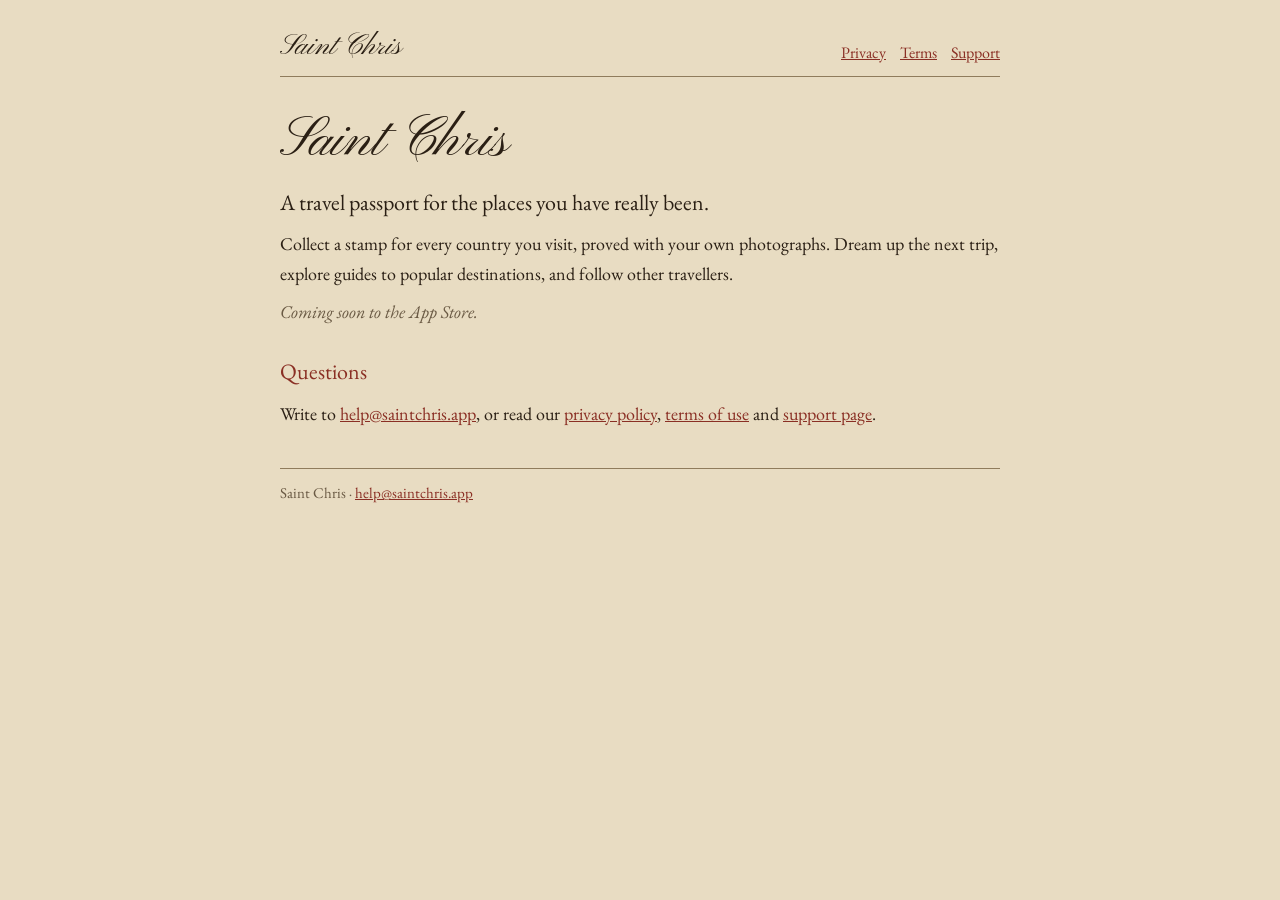
<file: index.html>
<!doctype html><html lang="en"><head><meta charset="utf-8"><meta name="viewport" content="width=device-width,initial-scale=1"><title>Home · Saint Chris</title><meta name="description" content="Saint Chris is a travel passport for the places you have really been."><link rel="stylesheet" href="https://fonts.googleapis.com/css2?family=EB+Garamond:ital,wght@0,400;0,600;1,400&family=Pinyon+Script&display=swap"><link rel="stylesheet" href="style.css"><script>if(/type=recovery/.test(location.hash)||/error_code=/.test(location.hash)&&/otp_expired|access_denied/.test(location.hash))location.replace("reset.html"+location.hash)</script></head><body><main><header><nav><a href="privacy.html">Privacy</a><a href="terms.html">Terms</a><a href="support.html">Support</a></nav><a href="index.html">Saint Chris</a></header>
<h1 style="font:400 56px 'Pinyon Script','Snell Roundhand',cursive;margin-top:30px">Saint Chris</h1>
<p style="font-size:22px">A travel passport for the places you have really been.</p>
<p>Collect a stamp for every country you visit, proved with your own photographs. Dream up the next trip, explore guides to popular destinations, and follow other travellers.</p>
<p class="m">Coming soon to the App Store.</p>
<h2>Questions</h2><p>Write to <a href="mailto:help@saintchris.app">help@saintchris.app</a>, or read our <a href="privacy.html">privacy policy</a>, <a href="terms.html">terms of use</a> and <a href="support.html">support page</a>.</p>
<footer>Saint Chris · <a href="mailto:help@saintchris.app">help@saintchris.app</a></footer></main></body></html>
</file>
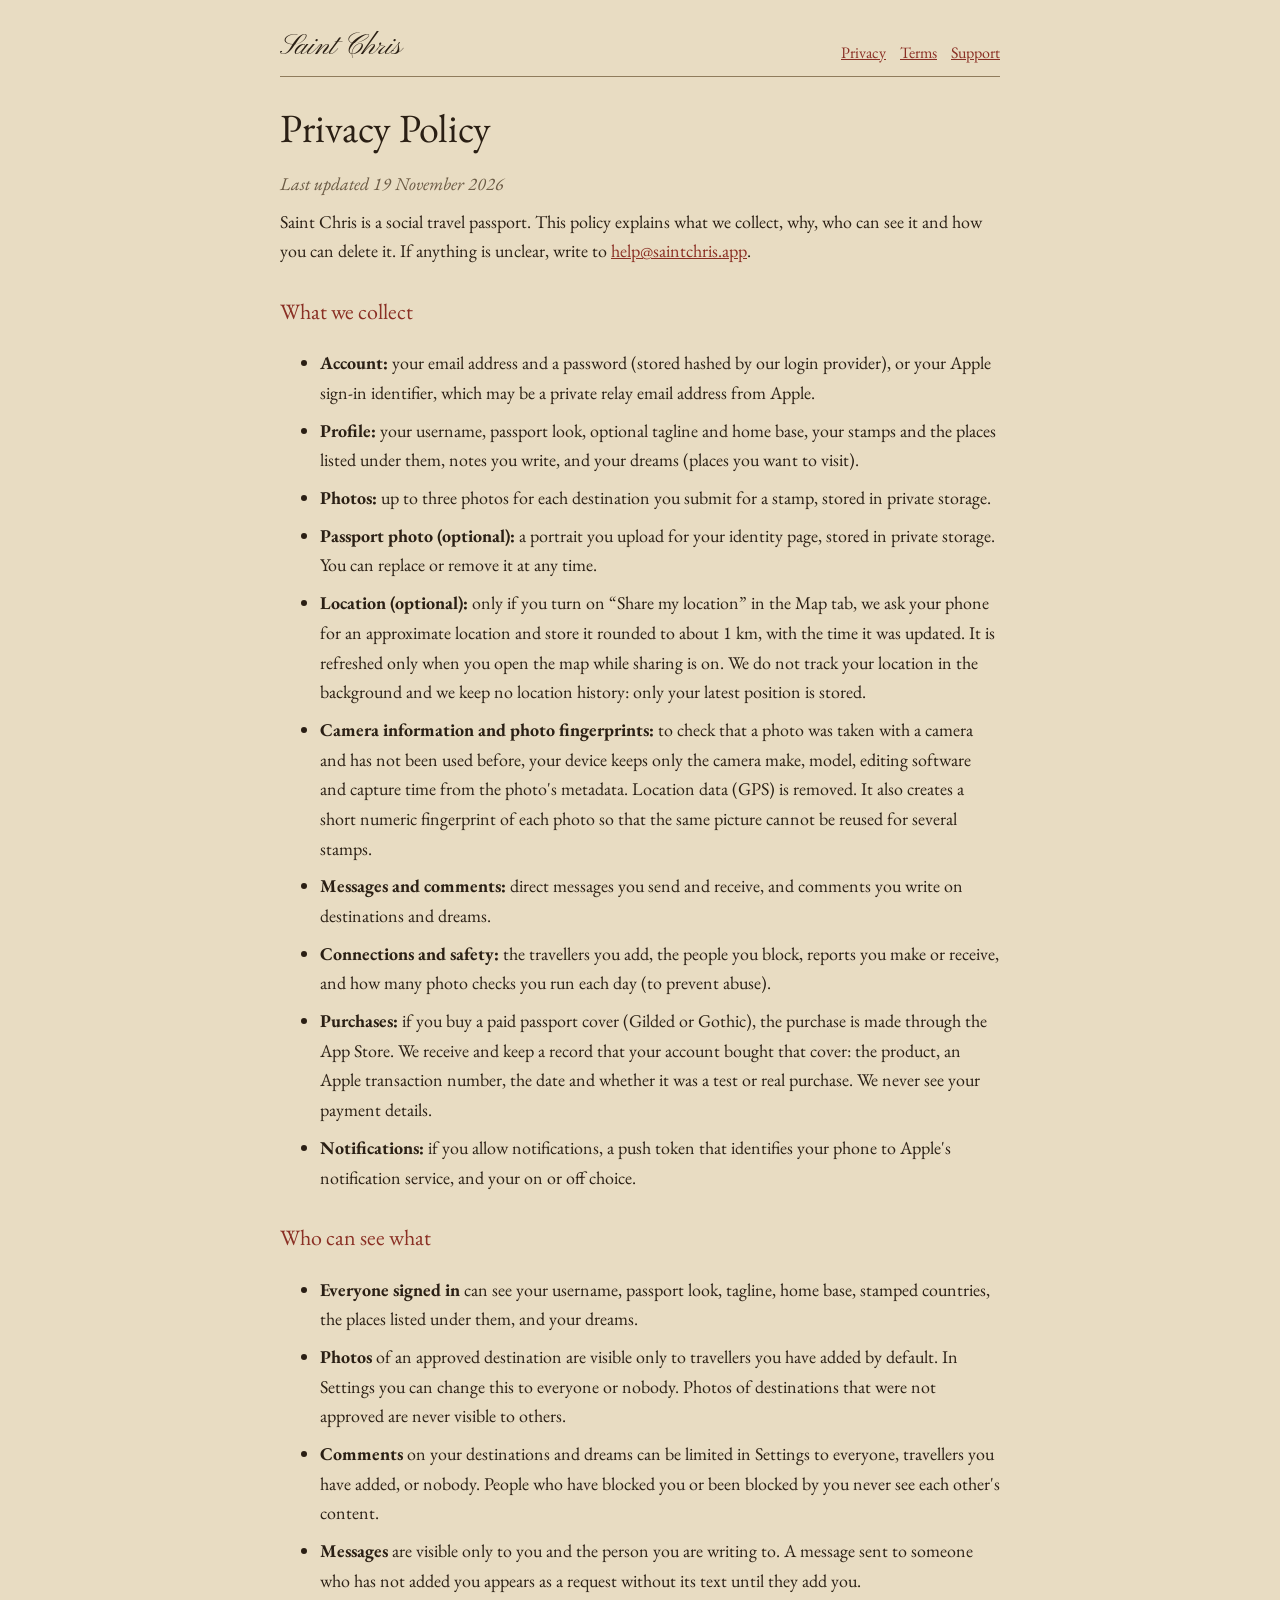
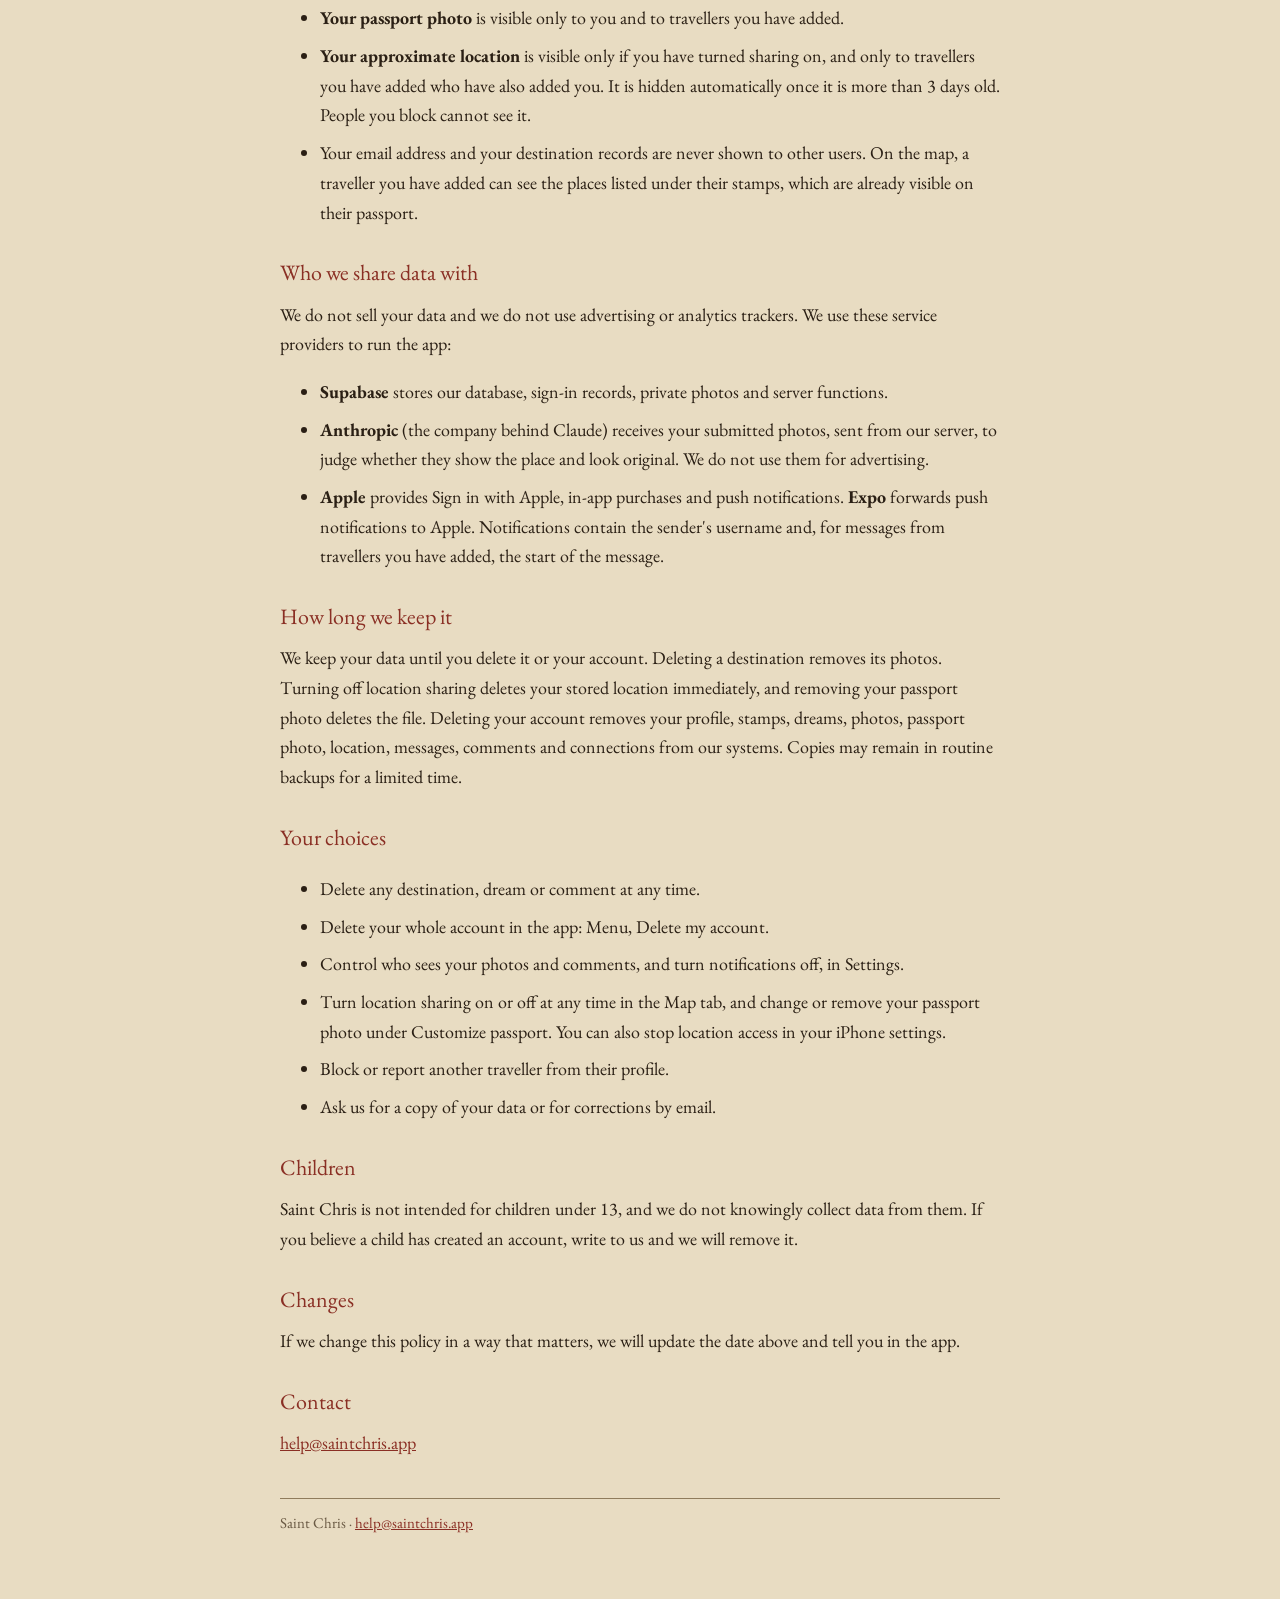
<file: privacy.html>
<!doctype html><html lang="en"><head><meta charset="utf-8"><meta name="viewport" content="width=device-width,initial-scale=1"><title>Privacy Policy · Saint Chris</title><meta name="description" content="Saint Chris is a travel passport for the places you have really been."><link rel="stylesheet" href="https://fonts.googleapis.com/css2?family=EB+Garamond:ital,wght@0,400;0,600;1,400&family=Pinyon+Script&display=swap"><link rel="stylesheet" href="style.css"></head><body><main><header><nav><a href="privacy.html">Privacy</a><a href="terms.html">Terms</a><a href="support.html">Support</a></nav><a href="index.html">Saint Chris</a></header>
<h1>Privacy Policy</h1><p class="m">Last updated 19 November 2026</p>
<p>Saint Chris is a social travel passport. This policy explains what we collect, why, who can see it and how you can delete it. If anything is unclear, write to <a href="mailto:help@saintchris.app">help@saintchris.app</a>.</p>
<h2>What we collect</h2>
<ul>
<li><b>Account:</b> your email address and a password (stored hashed by our login provider), or your Apple sign-in identifier, which may be a private relay email address from Apple.</li>
<li><b>Profile:</b> your username, passport look, optional tagline and home base, your stamps and the places listed under them, notes you write, and your dreams (places you want to visit).</li>
<li><b>Photos:</b> up to three photos for each destination you submit for a stamp, stored in private storage.</li>
<li><b>Passport photo (optional):</b> a portrait you upload for your identity page, stored in private storage. You can replace or remove it at any time.</li>
<li><b>Location (optional):</b> only if you turn on &ldquo;Share my location&rdquo; in the Map tab, we ask your phone for an approximate location and store it rounded to about 1 km, with the time it was updated. It is refreshed only when you open the map while sharing is on. We do not track your location in the background and we keep no location history: only your latest position is stored.</li>
<li><b>Camera information and photo fingerprints:</b> to check that a photo was taken with a camera and has not been used before, your device keeps only the camera make, model, editing software and capture time from the photo's metadata. Location data (GPS) is removed. It also creates a short numeric fingerprint of each photo so that the same picture cannot be reused for several stamps.</li>
<li><b>Messages and comments:</b> direct messages you send and receive, and comments you write on destinations and dreams.</li>
<li><b>Connections and safety:</b> the travellers you add, the people you block, reports you make or receive, and how many photo checks you run each day (to prevent abuse).</li>
<li><b>Purchases:</b> if you buy a paid passport cover (Gilded or Gothic), the purchase is made through the App Store. We receive and keep a record that your account bought that cover: the product, an Apple transaction number, the date and whether it was a test or real purchase. We never see your payment details.</li>
<li><b>Notifications:</b> if you allow notifications, a push token that identifies your phone to Apple's notification service, and your on or off choice.</li></ul>
<h2>Who can see what</h2>
<ul>
<li><b>Everyone signed in</b> can see your username, passport look, tagline, home base, stamped countries, the places listed under them, and your dreams.</li>
<li><b>Photos</b> of an approved destination are visible only to travellers you have added by default. In Settings you can change this to everyone or nobody. Photos of destinations that were not approved are never visible to others.</li>
<li><b>Comments</b> on your destinations and dreams can be limited in Settings to everyone, travellers you have added, or nobody. People who have blocked you or been blocked by you never see each other's content.</li>
<li><b>Messages</b> are visible only to you and the person you are writing to. A message sent to someone who has not added you appears as a request without its text until they add you.</li>
<li><b>Your passport photo</b> is visible only to you and to travellers you have added.</li>
<li><b>Your approximate location</b> is visible only if you have turned sharing on, and only to travellers you have added who have also added you. It is hidden automatically once it is more than 3 days old. People you block cannot see it.</li>
<li>Your email address and your destination records are never shown to other users. On the map, a traveller you have added can see the places listed under their stamps, which are already visible on their passport.</li></ul>
<h2>Who we share data with</h2>
<p>We do not sell your data and we do not use advertising or analytics trackers. We use these service providers to run the app:</p>
<ul>
<li><b>Supabase</b> stores our database, sign-in records, private photos and server functions.</li>
<li><b>Anthropic</b> (the company behind Claude) receives your submitted photos, sent from our server, to judge whether they show the place and look original. We do not use them for advertising.</li>
<li><b>Apple</b> provides Sign in with Apple, in-app purchases and push notifications. <b>Expo</b> forwards push notifications to Apple. Notifications contain the sender's username and, for messages from travellers you have added, the start of the message.</li></ul>
<h2>How long we keep it</h2>
<p>We keep your data until you delete it or your account. Deleting a destination removes its photos. Turning off location sharing deletes your stored location immediately, and removing your passport photo deletes the file. Deleting your account removes your profile, stamps, dreams, photos, passport photo, location, messages, comments and connections from our systems. Copies may remain in routine backups for a limited time.</p>
<h2>Your choices</h2>
<ul><li>Delete any destination, dream or comment at any time.</li><li>Delete your whole account in the app: Menu, Delete my account.</li><li>Control who sees your photos and comments, and turn notifications off, in Settings.</li><li>Turn location sharing on or off at any time in the Map tab, and change or remove your passport photo under Customize passport. You can also stop location access in your iPhone settings.</li><li>Block or report another traveller from their profile.</li><li>Ask us for a copy of your data or for corrections by email.</li></ul>
<h2>Children</h2><p>Saint Chris is not intended for children under 13, and we do not knowingly collect data from them. If you believe a child has created an account, write to us and we will remove it.</p>
<h2>Changes</h2><p>If we change this policy in a way that matters, we will update the date above and tell you in the app.</p>
<h2>Contact</h2><p><a href="mailto:help@saintchris.app">help@saintchris.app</a></p>
<footer>Saint Chris · <a href="mailto:help@saintchris.app">help@saintchris.app</a></footer></main></body></html>
</file>
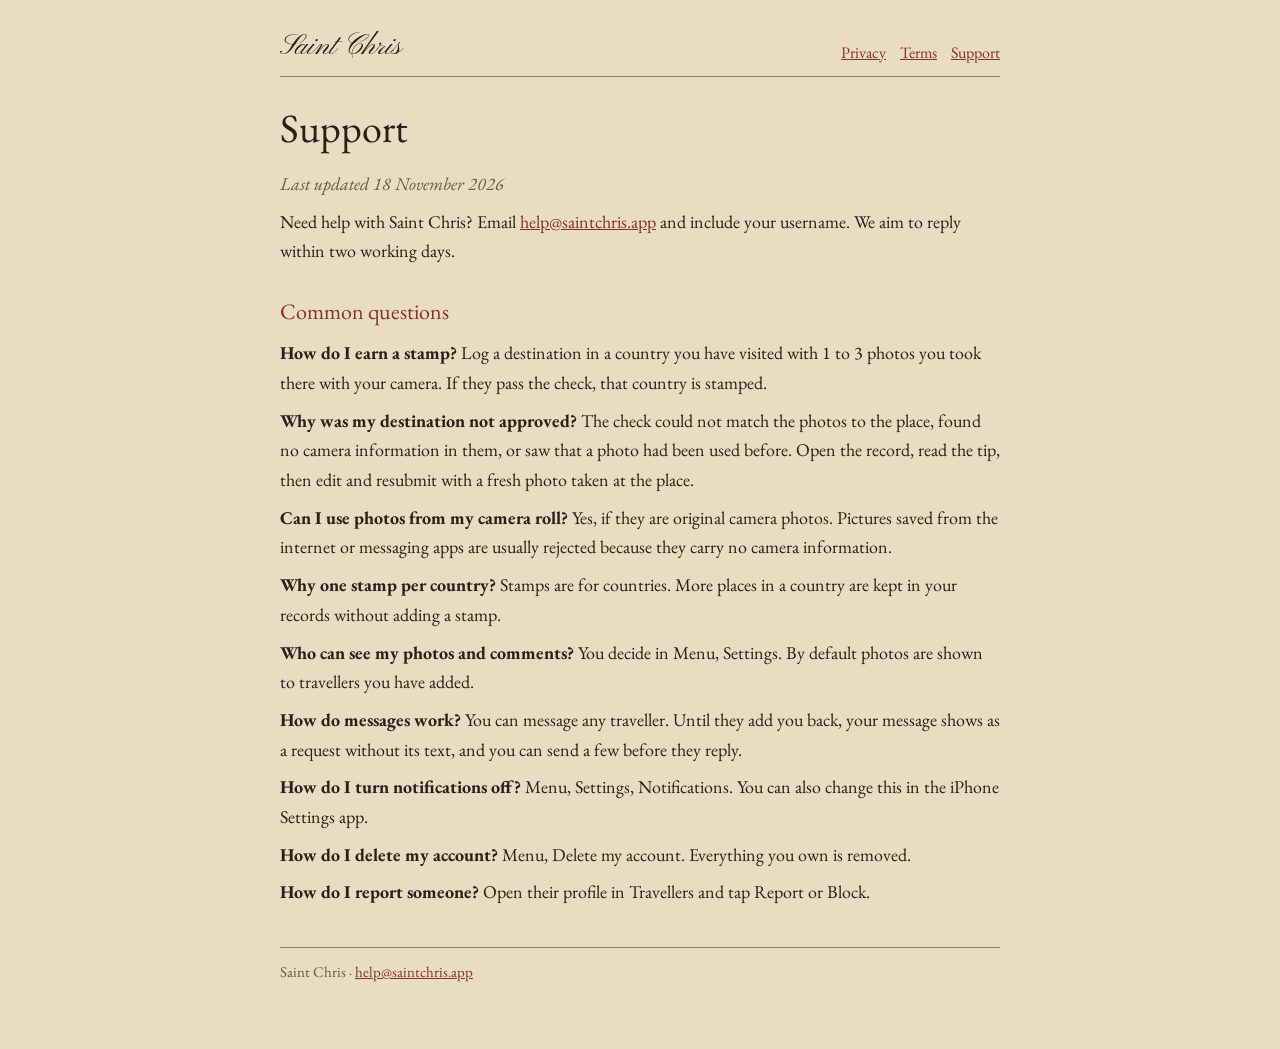
<file: support.html>
<!doctype html><html lang="en"><head><meta charset="utf-8"><meta name="viewport" content="width=device-width,initial-scale=1"><title>Support · Saint Chris</title><meta name="description" content="Saint Chris is a travel passport for the places you have really been."><link rel="stylesheet" href="https://fonts.googleapis.com/css2?family=EB+Garamond:ital,wght@0,400;0,600;1,400&family=Pinyon+Script&display=swap"><link rel="stylesheet" href="style.css"></head><body><main><header><nav><a href="privacy.html">Privacy</a><a href="terms.html">Terms</a><a href="support.html">Support</a></nav><a href="index.html">Saint Chris</a></header>
<h1>Support</h1><p class="m">Last updated 18 November 2026</p>
<p>Need help with Saint Chris? Email <a href="mailto:help@saintchris.app">help@saintchris.app</a> and include your username. We aim to reply within two working days.</p>
<h2>Common questions</h2>
<p><b>How do I earn a stamp?</b> Log a destination in a country you have visited with 1 to 3 photos you took there with your camera. If they pass the check, that country is stamped.</p>
<p><b>Why was my destination not approved?</b> The check could not match the photos to the place, found no camera information in them, or saw that a photo had been used before. Open the record, read the tip, then edit and resubmit with a fresh photo taken at the place.</p>
<p><b>Can I use photos from my camera roll?</b> Yes, if they are original camera photos. Pictures saved from the internet or messaging apps are usually rejected because they carry no camera information.</p>
<p><b>Why one stamp per country?</b> Stamps are for countries. More places in a country are kept in your records without adding a stamp.</p>
<p><b>Who can see my photos and comments?</b> You decide in Menu, Settings. By default photos are shown to travellers you have added.</p>
<p><b>How do messages work?</b> You can message any traveller. Until they add you back, your message shows as a request without its text, and you can send a few before they reply.</p>
<p><b>How do I turn notifications off?</b> Menu, Settings, Notifications. You can also change this in the iPhone Settings app.</p>
<p><b>How do I delete my account?</b> Menu, Delete my account. Everything you own is removed.</p>
<p><b>How do I report someone?</b> Open their profile in Travellers and tap Report or Block.</p>
<footer>Saint Chris · <a href="mailto:help@saintchris.app">help@saintchris.app</a></footer></main></body></html>
</file>
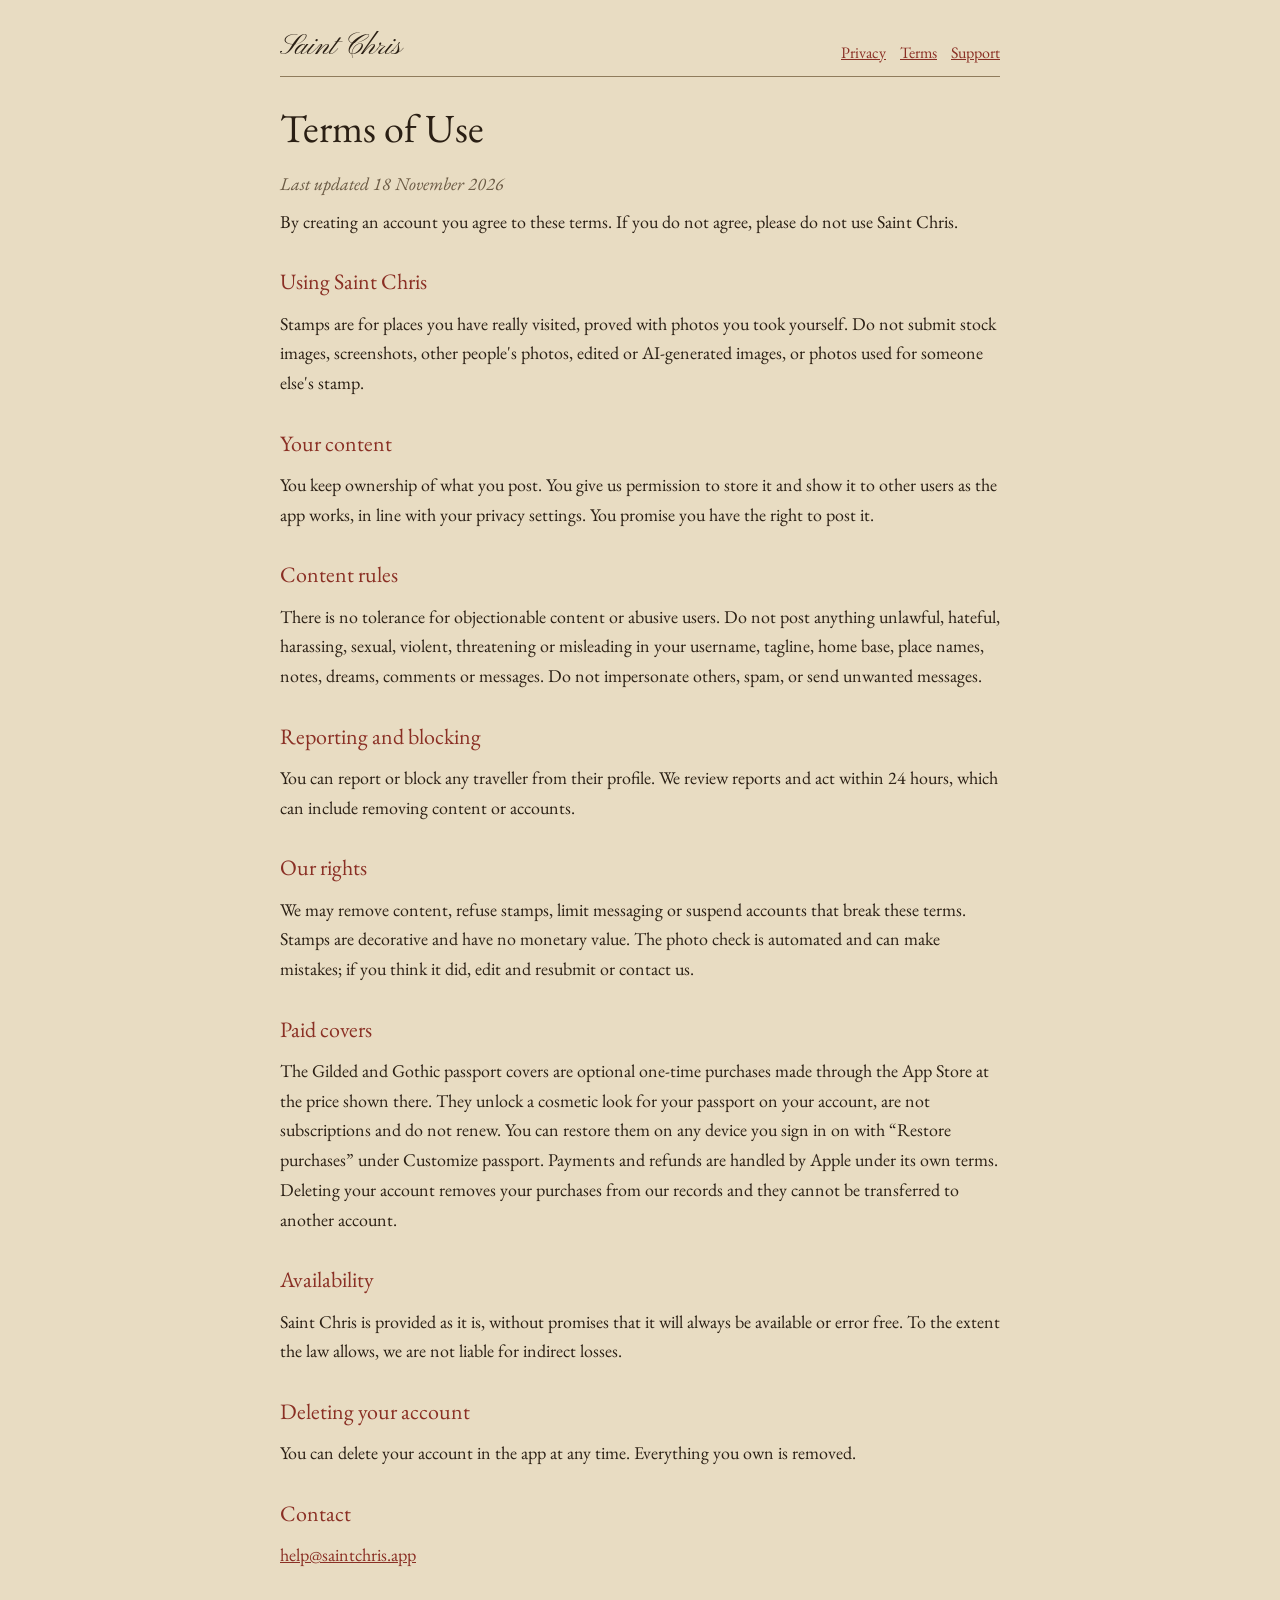
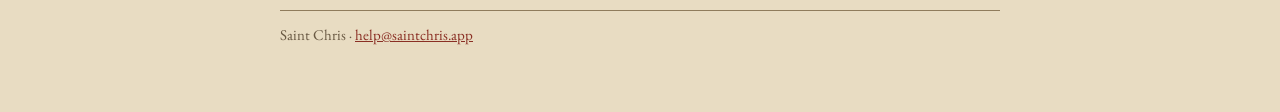
<file: terms.html>
<!doctype html><html lang="en"><head><meta charset="utf-8"><meta name="viewport" content="width=device-width,initial-scale=1"><title>Terms of Use · Saint Chris</title><meta name="description" content="Saint Chris is a travel passport for the places you have really been."><link rel="stylesheet" href="https://fonts.googleapis.com/css2?family=EB+Garamond:ital,wght@0,400;0,600;1,400&family=Pinyon+Script&display=swap"><link rel="stylesheet" href="style.css"></head><body><main><header><nav><a href="privacy.html">Privacy</a><a href="terms.html">Terms</a><a href="support.html">Support</a></nav><a href="index.html">Saint Chris</a></header>
<h1>Terms of Use</h1><p class="m">Last updated 18 November 2026</p>
<p>By creating an account you agree to these terms. If you do not agree, please do not use Saint Chris.</p>
<h2>Using Saint Chris</h2>
<p>Stamps are for places you have really visited, proved with photos you took yourself. Do not submit stock images, screenshots, other people's photos, edited or AI-generated images, or photos used for someone else's stamp.</p>
<h2>Your content</h2>
<p>You keep ownership of what you post. You give us permission to store it and show it to other users as the app works, in line with your privacy settings. You promise you have the right to post it.</p>
<h2>Content rules</h2>
<p>There is no tolerance for objectionable content or abusive users. Do not post anything unlawful, hateful, harassing, sexual, violent, threatening or misleading in your username, tagline, home base, place names, notes, dreams, comments or messages. Do not impersonate others, spam, or send unwanted messages.</p>
<h2>Reporting and blocking</h2>
<p>You can report or block any traveller from their profile. We review reports and act within 24 hours, which can include removing content or accounts.</p>
<h2>Our rights</h2>
<p>We may remove content, refuse stamps, limit messaging or suspend accounts that break these terms. Stamps are decorative and have no monetary value. The photo check is automated and can make mistakes; if you think it did, edit and resubmit or contact us.</p>
<h2>Paid covers</h2><p>The Gilded and Gothic passport covers are optional one-time purchases made through the App Store at the price shown there. They unlock a cosmetic look for your passport on your account, are not subscriptions and do not renew. You can restore them on any device you sign in on with &ldquo;Restore purchases&rdquo; under Customize passport. Payments and refunds are handled by Apple under its own terms. Deleting your account removes your purchases from our records and they cannot be transferred to another account.</p>
<h2>Availability</h2><p>Saint Chris is provided as it is, without promises that it will always be available or error free. To the extent the law allows, we are not liable for indirect losses.</p>
<h2>Deleting your account</h2><p>You can delete your account in the app at any time. Everything you own is removed.</p>
<h2>Contact</h2><p><a href="mailto:help@saintchris.app">help@saintchris.app</a></p>
<footer>Saint Chris · <a href="mailto:help@saintchris.app">help@saintchris.app</a></footer></main></body></html>
</file>
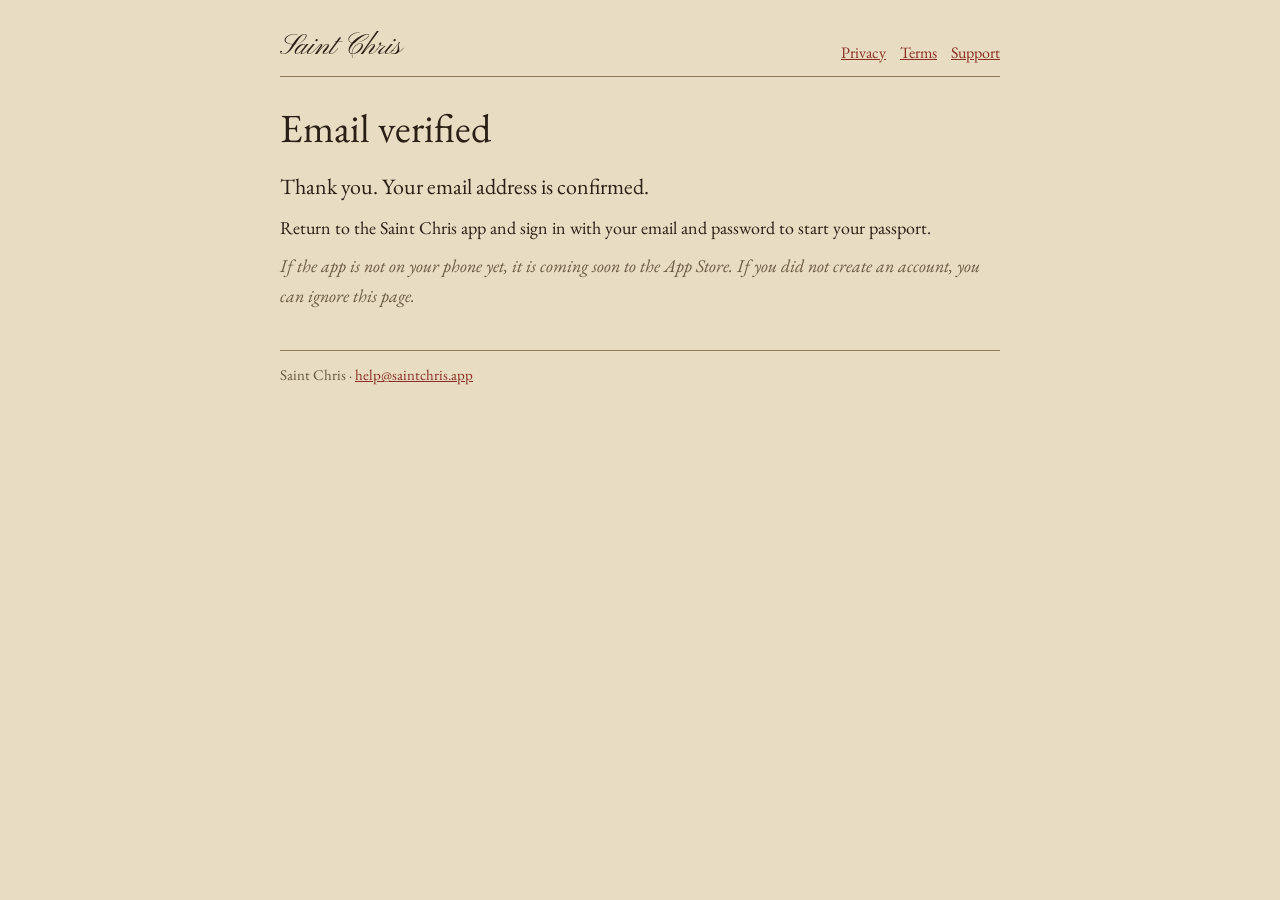
<file: verified.html>
<!doctype html><html lang="en"><head><meta charset="utf-8"><meta name="viewport" content="width=device-width,initial-scale=1"><title>Email verified · Saint Chris</title><meta name="robots" content="noindex"><meta name="description" content="Saint Chris is a travel passport for the places you have really been."><link rel="stylesheet" href="https://fonts.googleapis.com/css2?family=EB+Garamond:ital,wght@0,400;0,600;1,400&family=Pinyon+Script&display=swap"><link rel="stylesheet" href="style.css"></head><body><main><header><nav><a href="privacy.html">Privacy</a><a href="terms.html">Terms</a><a href="support.html">Support</a></nav><a href="index.html">Saint Chris</a></header>
<h1>Email verified</h1>
<p style="font-size:22px">Thank you. Your email address is confirmed.</p>
<p>Return to the Saint Chris app and sign in with your email and password to start your passport.</p>
<p class="m">If the app is not on your phone yet, it is coming soon to the App Store. If you did not create an account, you can ignore this page.</p>
<script>try{history.replaceState(null,"",location.pathname)}catch(e){}</script>
<footer>Saint Chris · <a href="mailto:help@saintchris.app">help@saintchris.app</a></footer></main></body></html>
</file>
<file: style.css>
body{background:#e8dcc2;color:#2a1f14;font:18px/1.65 "EB Garamond",Georgia,"Iowan Old Style",serif;margin:0}
main{max-width:720px;margin:0 auto;padding:28px 20px 64px}
header{border-bottom:1px solid #8f7c5c;margin-bottom:8px;padding-bottom:10px}
header a{font:400 30px "Pinyon Script","Snell Roundhand",cursive;color:#2a1f14;text-decoration:none}
nav{float:right;font-size:16px;padding-top:12px}
nav a{font:inherit;color:#8a2f24;margin-left:14px;text-decoration:underline}
h1{font-weight:400;font-size:40px;margin:18px 0 4px}
h2{font-weight:400;font-size:22px;color:#8a2f24;margin:28px 0 6px}
p,li{margin:8px 0}
a{color:#8a2f24}
.m{color:#6a5a44;font-style:italic}
footer{margin-top:40px;color:#6a5a44;font-size:15px;border-top:1px solid #8f7c5c;padding-top:12px}
</file>
